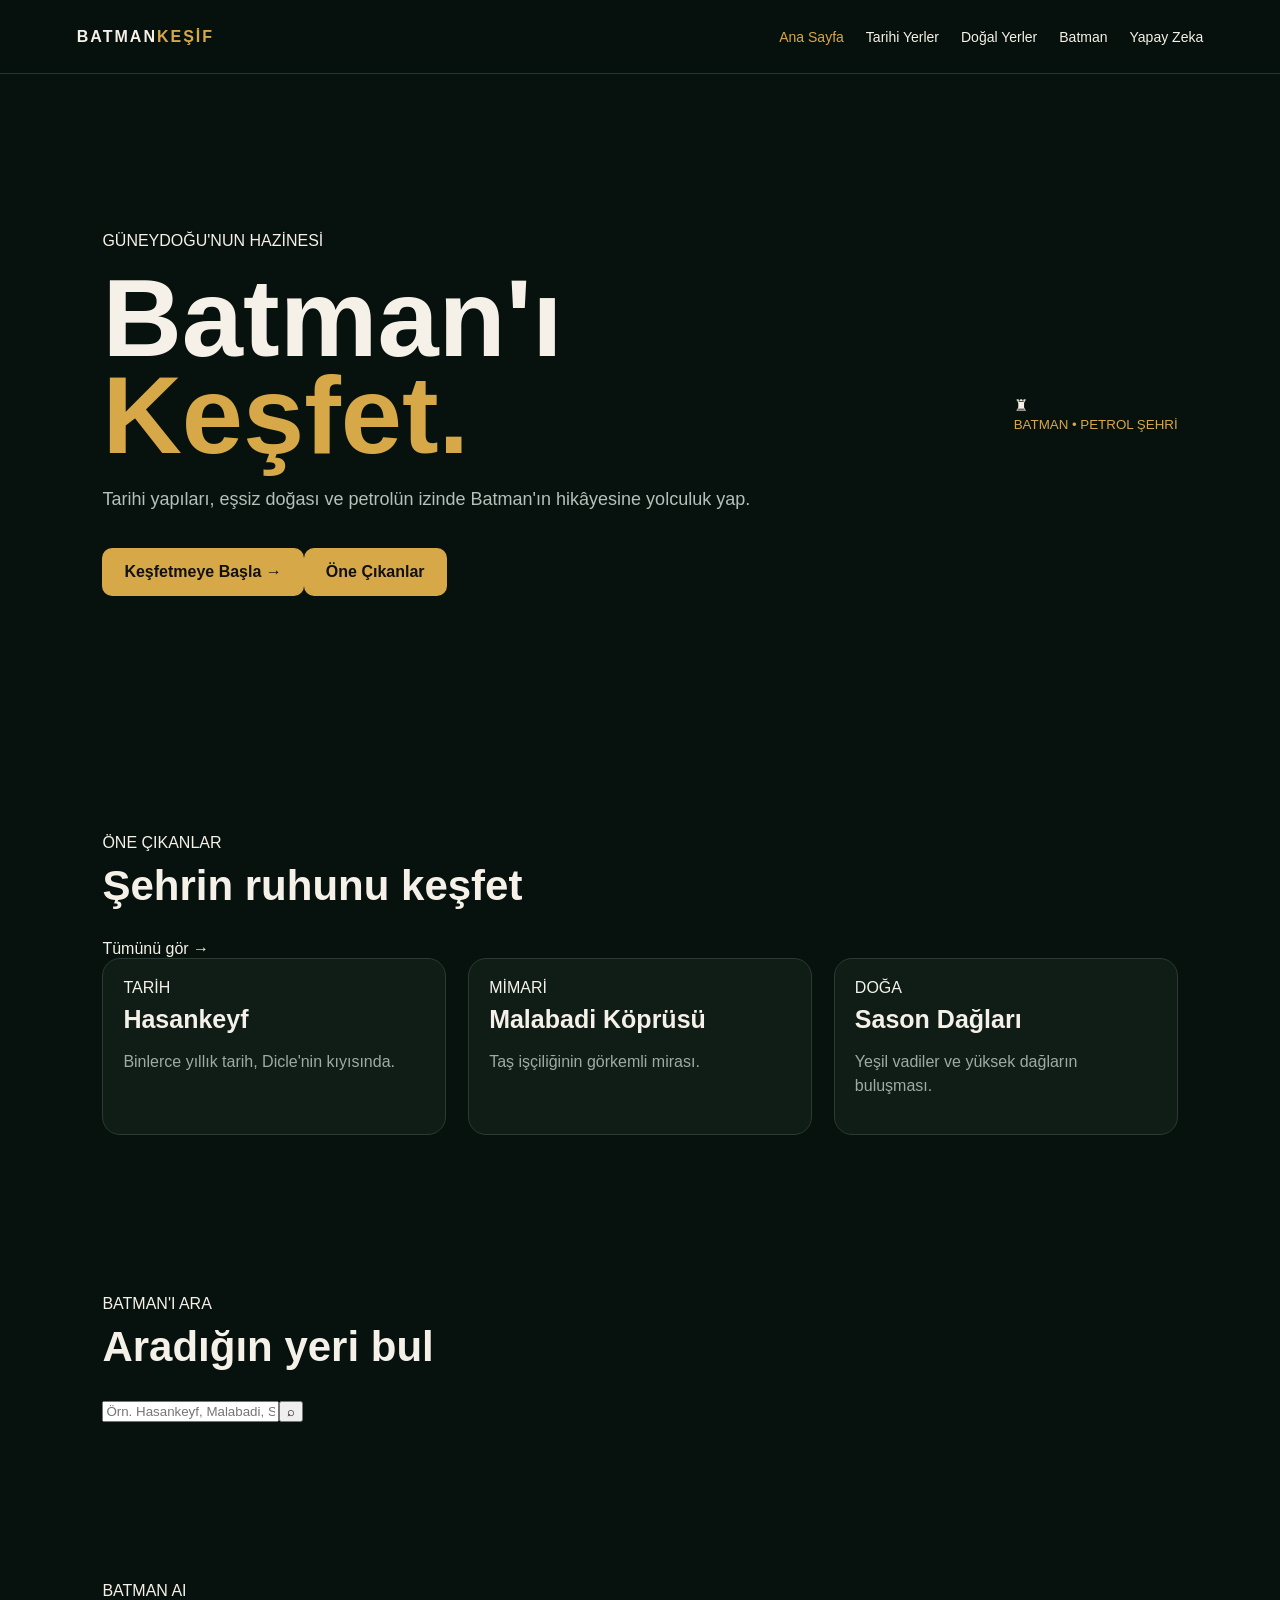
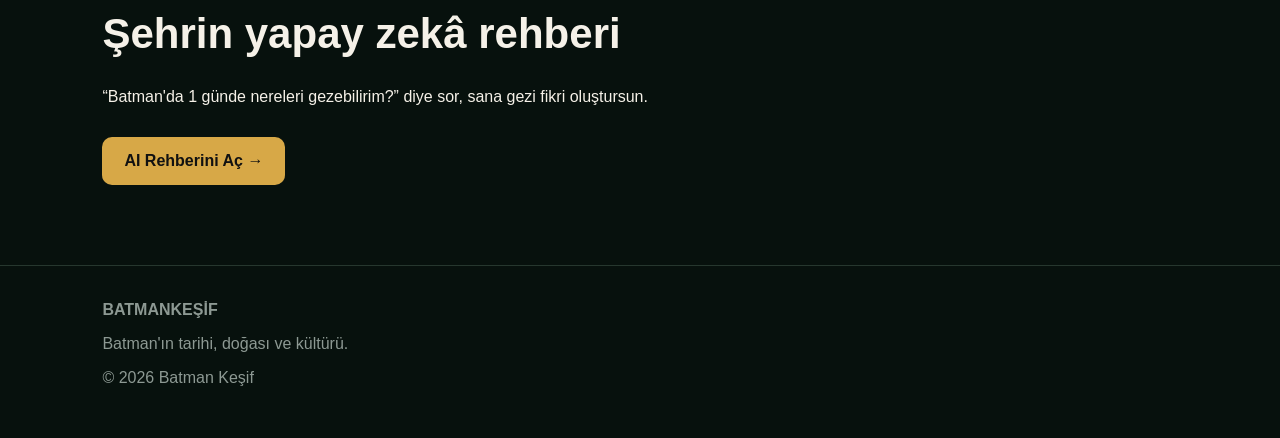
<file: index.html>
<!DOCTYPE html>
<html lang="tr"><head><meta charset="UTF-8"><meta name="viewport" content="width=device-width,initial-scale=1"><meta name="description" content="Batman'ın tarihi ve doğal güzelliklerini keşfet"><title>Batman Keşif | Tarih, Doğa ve Kültür</title><link rel="stylesheet" href="style.css"></head>
<body>
<header class="header"><a class="logo" href="index.html">BATMAN<span>KEŞİF</span></a><nav><a class="active" href="index.html">Ana Sayfa</a><a href="tarihi.html">Tarihi Yerler</a><a href="doga.html">Doğal Yerler</a><a href="hakkinda.html">Batman</a><a href="ai.html">Yapay Zeka</a></nav><button class="menu" onclick="toggleMenu()">☰</button></header>
<main>
<section class="hero"><div class="hero-content"><div class="eyebrow">GÜNEYDOĞU'NUN HAZİNESİ</div><h1>Batman'ı<br><b>Keşfet.</b></h1><p>Tarihi yapıları, eşsiz doğası ve petrolün izinde Batman'ın hikâyesine yolculuk yap.</p><div class="buttons"><a class="btn primary" href="tarihi.html">Keşfetmeye Başla →</a><a class="btn ghost" href="#kesfet">Öne Çıkanlar</a></div></div><div class="oil"><div class="derrick">♜</div><div class="oil-glow"></div><small>BATMAN • PETROL ŞEHRİ</small></div></section>
<section id="kesfet" class="section"><div class="section-head"><div><span class="eyebrow">ÖNE ÇIKANLAR</span><h2>Şehrin ruhunu keşfet</h2></div><a href="tarihi.html">Tümünü gör →</a></div><div class="grid">
<a class="card" href="hasankeyf.html"><div class="pic hasankeyf"></div><div class="card-body"><span>TARİH</span><h3>Hasankeyf</h3><p>Binlerce yıllık tarih, Dicle'nin kıyısında.</p></div></a>
<a class="card" href="malabadi.html"><div class="pic malabadi"></div><div class="card-body"><span>MİMARİ</span><h3>Malabadi Köprüsü</h3><p>Taş işçiliğinin görkemli mirası.</p></div></a>
<a class="card" href="sason.html"><div class="pic sason"></div><div class="card-body"><span>DOĞA</span><h3>Sason Dağları</h3><p>Yeşil vadiler ve yüksek dağların buluşması.</p></div></a></div></section>
<section class="search-section"><span class="eyebrow">BATMAN'I ARA</span><h2>Aradığın yeri bul</h2><div class="searchbox"><input id="search" placeholder="Örn. Hasankeyf, Malabadi, Sason..." oninput="searchPlaces()"><button onclick="searchPlaces()">⌕</button></div><div id="results"></div></section>
<section class="ai-banner"><div><span class="eyebrow">BATMAN AI</span><h2>Şehrin yapay zekâ rehberi</h2><p>“Batman'da 1 günde nereleri gezebilirim?” diye sor, sana gezi fikri oluştursun.</p></div><a class="btn primary" href="ai.html">AI Rehberini Aç →</a></section>
</main><footer><b>BATMAN<span>KEŞİF</span></b><p>Batman'ın tarihi, doğası ve kültürü.</p><p>© 2026 Batman Keşif</p></footer><script src="script.js"></script></body></html>
</file>
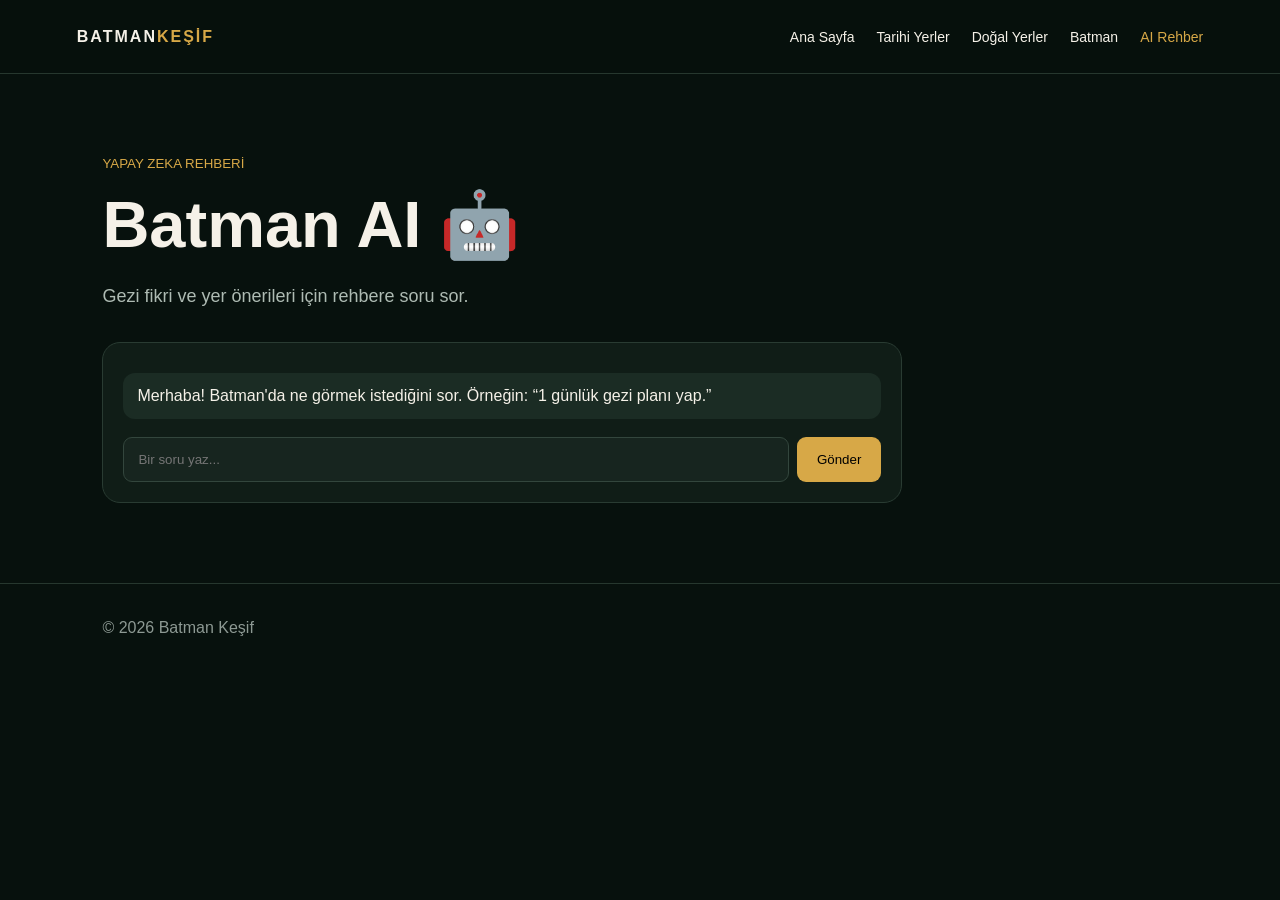
<file: ai.html>
<!doctype html><html lang="tr"><head><meta charset="utf-8"><meta name="viewport" content="width=device-width,initial-scale=1"><title>Batman AI | Batman Keşif</title><link rel="stylesheet" href="style.css"></head><body><header><a class="logo" href="index.html">BATMAN<span>KEŞİF</span></a><nav><a href="index.html">Ana Sayfa</a><a href="tarihi.html">Tarihi Yerler</a><a href="doga.html">Doğal Yerler</a><a href="hakkinda.html">Batman</a><a class="active" href="ai.html">AI Rehber</a></nav></header><main class="page"><small>YAPAY ZEKA REHBERİ</small><h1>Batman AI 🤖</h1><p class="lead">Gezi fikri ve yer önerileri için rehbere soru sor.</p><div class="chat"><div id="chat"><div class="bot">Merhaba! Batman'da ne görmek istediğini sor. Örneğin: “1 günlük gezi planı yap.”</div></div><div class="chat-input"><input id="question" placeholder="Bir soru yaz..." onkeydown="if(event.key==='Enter')askAI()"><button onclick="askAI()">Gönder</button></div></div></main><footer>© 2026 Batman Keşif</footer><script src="script.js"></script></body></html>
</file>
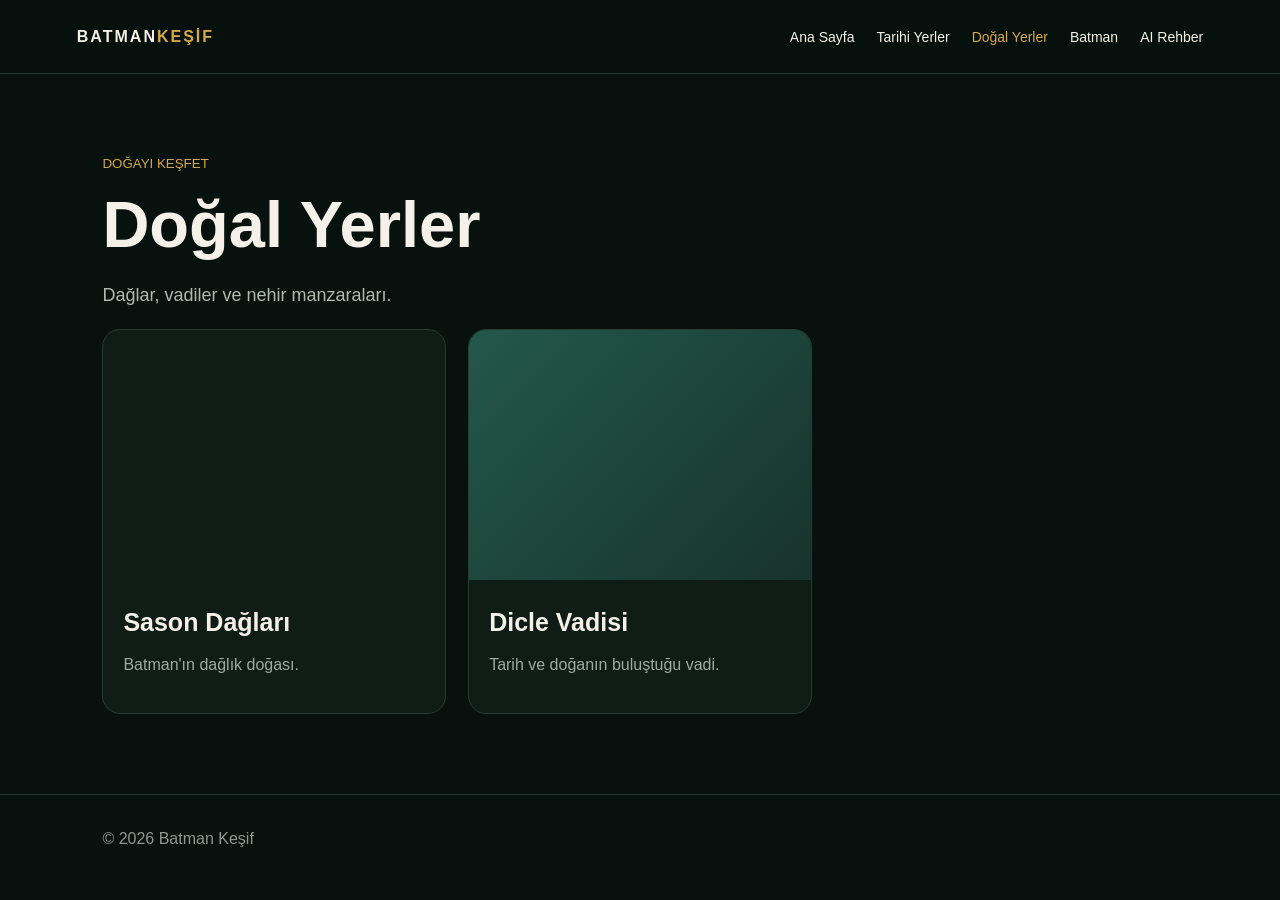
<file: doga.html>
<!doctype html><html lang="tr"><head><meta charset="utf-8"><meta name="viewport" content="width=device-width,initial-scale=1"><title>Doğal Yerler | Batman Keşif</title><link rel="stylesheet" href="style.css"></head><body><header><a class="logo" href="index.html">BATMAN<span>KEŞİF</span></a><nav><a href="index.html">Ana Sayfa</a><a href="tarihi.html">Tarihi Yerler</a><a class="active" href="doga.html">Doğal Yerler</a><a href="hakkinda.html">Batman</a><a href="ai.html">AI Rehber</a></nav></header><main class="page"><small>DOĞAYI KEŞFET</small><h1>Doğal Yerler</h1><p class="lead">Dağlar, vadiler ve nehir manzaraları.</p><div class="grid"><a class="card" href="sason.html"><div class="photo sason"></div><div class="card-body"><h3>Sason Dağları</h3><p>Batman'ın dağlık doğası.</p></div></a><a class="card" href="hasankeyf.html"><div class="photo dicle"></div><div class="card-body"><h3>Dicle Vadisi</h3><p>Tarih ve doğanın buluştuğu vadi.</p></div></a></div></main><footer>© 2026 Batman Keşif</footer></body></html>
</file>
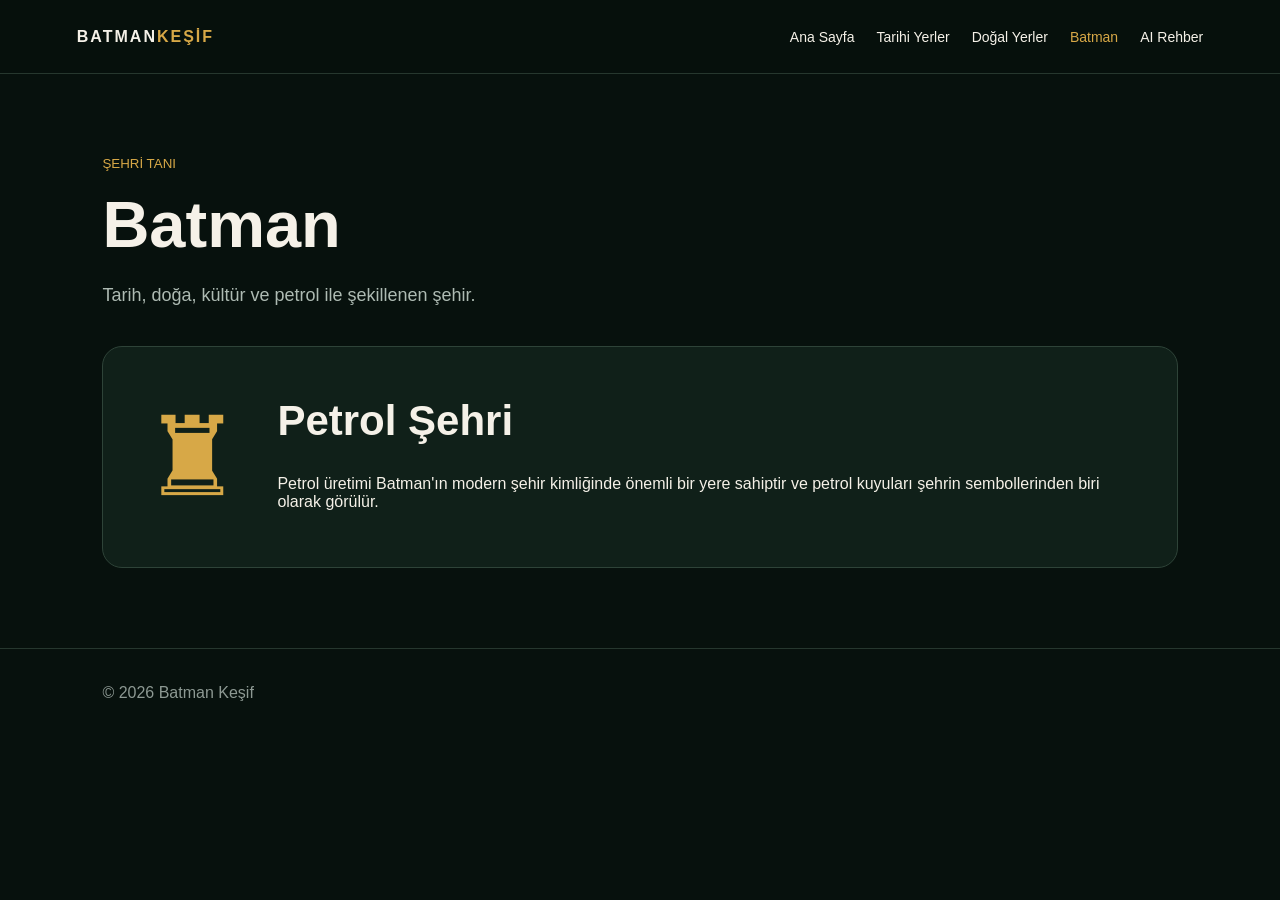
<file: hakkinda.html>
<!doctype html><html lang="tr"><head><meta charset="utf-8"><meta name="viewport" content="width=device-width,initial-scale=1"><title>Batman | Batman Keşif</title><link rel="stylesheet" href="style.css"></head><body><header><a class="logo" href="index.html">BATMAN<span>KEŞİF</span></a><nav><a href="index.html">Ana Sayfa</a><a href="tarihi.html">Tarihi Yerler</a><a href="doga.html">Doğal Yerler</a><a class="active" href="hakkinda.html">Batman</a><a href="ai.html">AI Rehber</a></nav></header><main class="page"><small>ŞEHRİ TANI</small><h1>Batman</h1><p class="lead">Tarih, doğa, kültür ve petrol ile şekillenen şehir.</p><div class="about-box"><div class="big-oil">♜</div><div><h2>Petrol Şehri</h2><p>Petrol üretimi Batman'ın modern şehir kimliğinde önemli bir yere sahiptir ve petrol kuyuları şehrin sembollerinden biri olarak görülür.</p></div></div></main><footer>© 2026 Batman Keşif</footer></body></html>
</file>
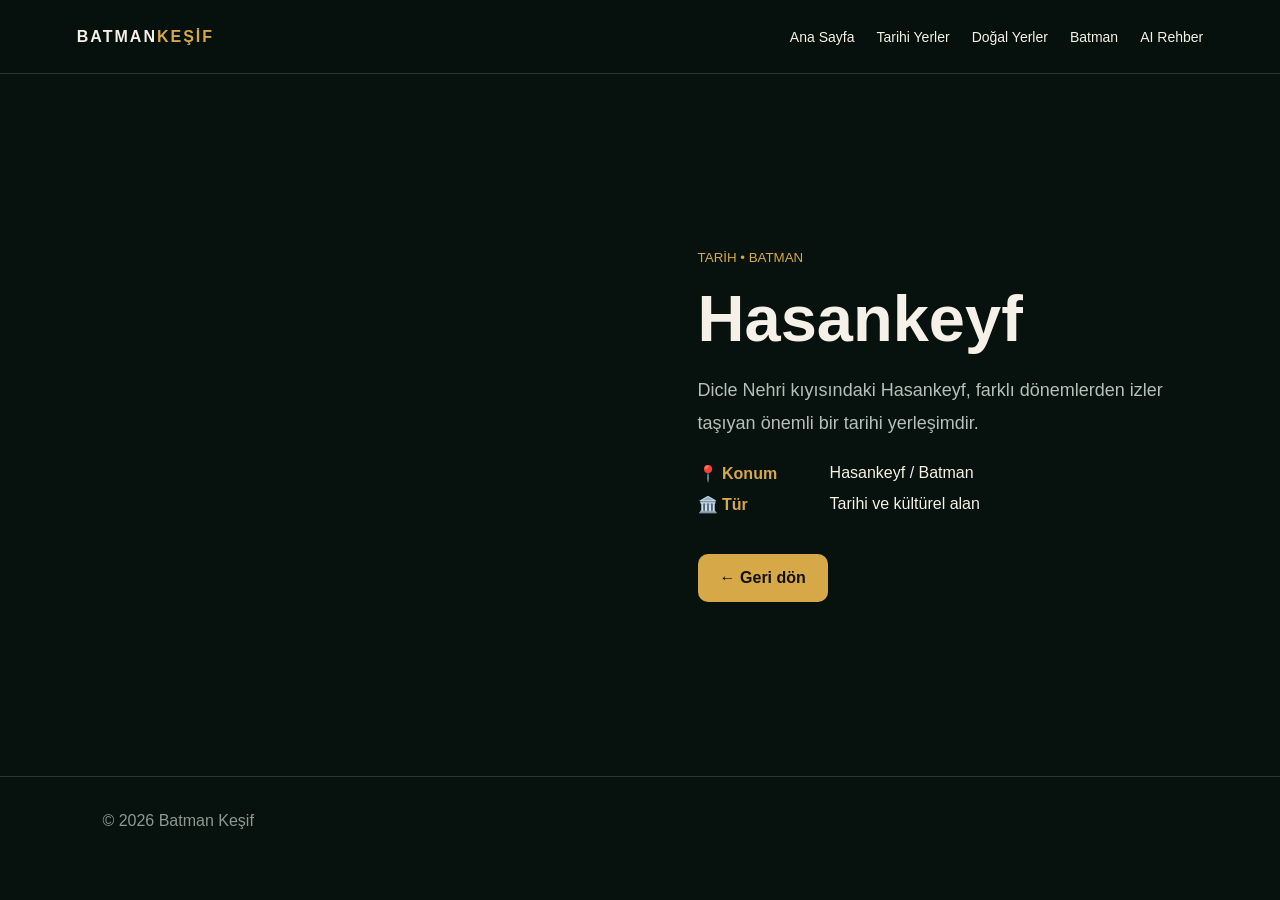
<file: hasankeyf.html>
<!doctype html><html lang="tr"><head><meta charset="utf-8"><meta name="viewport" content="width=device-width,initial-scale=1"><title>Hasankeyf | Batman Keşif</title><link rel="stylesheet" href="style.css"></head><body><header><a class="logo" href="index.html">BATMAN<span>KEŞİF</span></a><nav><a href="index.html">Ana Sayfa</a><a href="tarihi.html">Tarihi Yerler</a><a href="doga.html">Doğal Yerler</a><a href="hakkinda.html">Batman</a><a href="ai.html">AI Rehber</a></nav></header><main class="detail"><div class="detail-img hasan"></div><div class="detail-text"><small>TARİH • BATMAN</small><h1>Hasankeyf</h1><p>Dicle Nehri kıyısındaki Hasankeyf, farklı dönemlerden izler taşıyan önemli bir tarihi yerleşimdir.</p><div class="info"><b>📍 Konum</b><span>Hasankeyf / Batman</span><b>🏛️ Tür</b><span>Tarihi ve kültürel alan</span></div><a class="btn" href="tarihi.html">← Geri dön</a></div></main><footer>© 2026 Batman Keşif</footer></body></html>
</file>
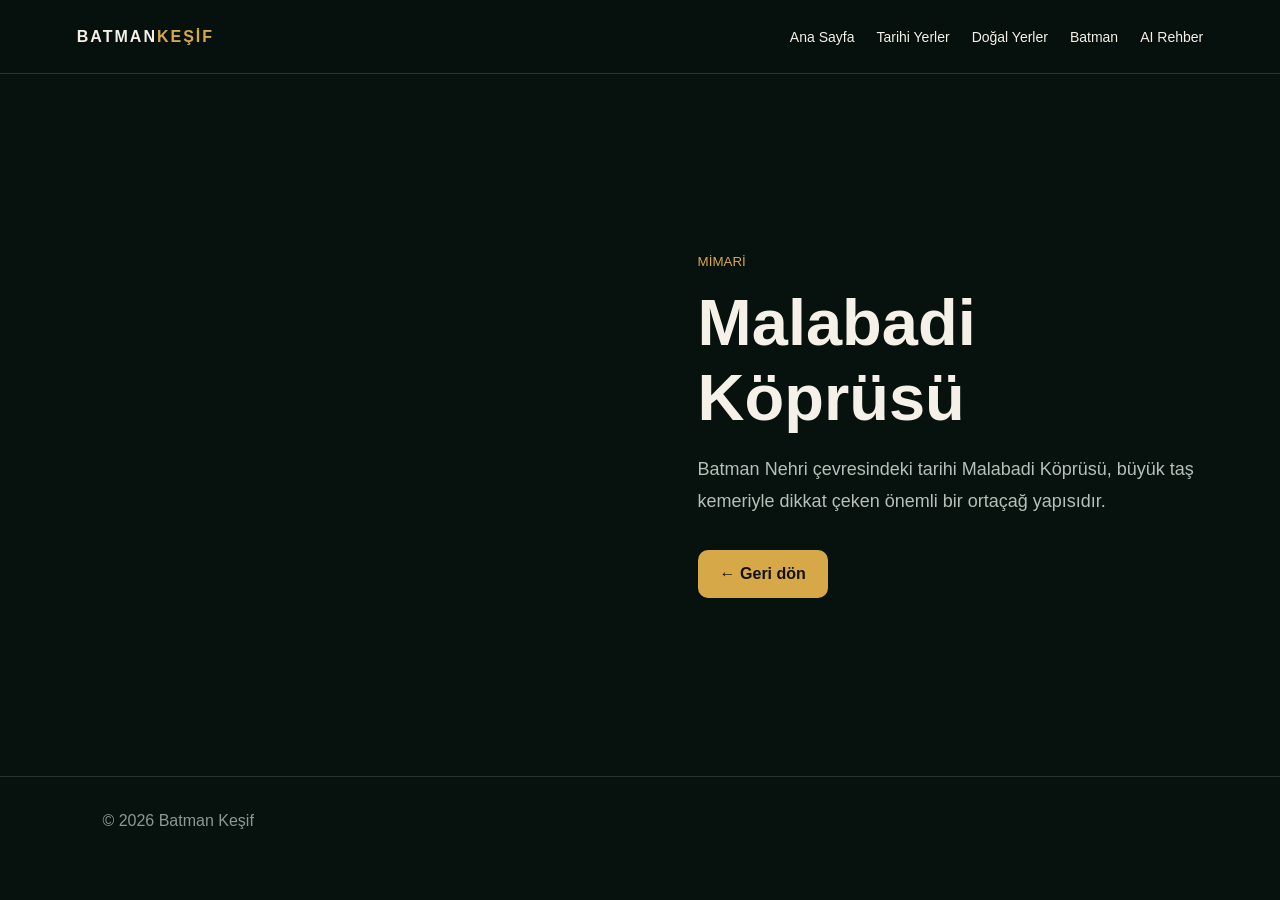
<file: malabadi.html>
<!doctype html><html lang="tr"><head><meta charset="utf-8"><meta name="viewport" content="width=device-width,initial-scale=1"><title>Malabadi | Batman Keşif</title><link rel="stylesheet" href="style.css"></head><body><header><a class="logo" href="index.html">BATMAN<span>KEŞİF</span></a><nav><a href="index.html">Ana Sayfa</a><a href="tarihi.html">Tarihi Yerler</a><a href="doga.html">Doğal Yerler</a><a href="hakkinda.html">Batman</a><a href="ai.html">AI Rehber</a></nav></header><main class="detail"><div class="detail-img mala"></div><div class="detail-text"><small>MİMARİ</small><h1>Malabadi Köprüsü</h1><p>Batman Nehri çevresindeki tarihi Malabadi Köprüsü, büyük taş kemeriyle dikkat çeken önemli bir ortaçağ yapısıdır.</p><a class="btn" href="tarihi.html">← Geri dön</a></div></main><footer>© 2026 Batman Keşif</footer></body></html>
</file>
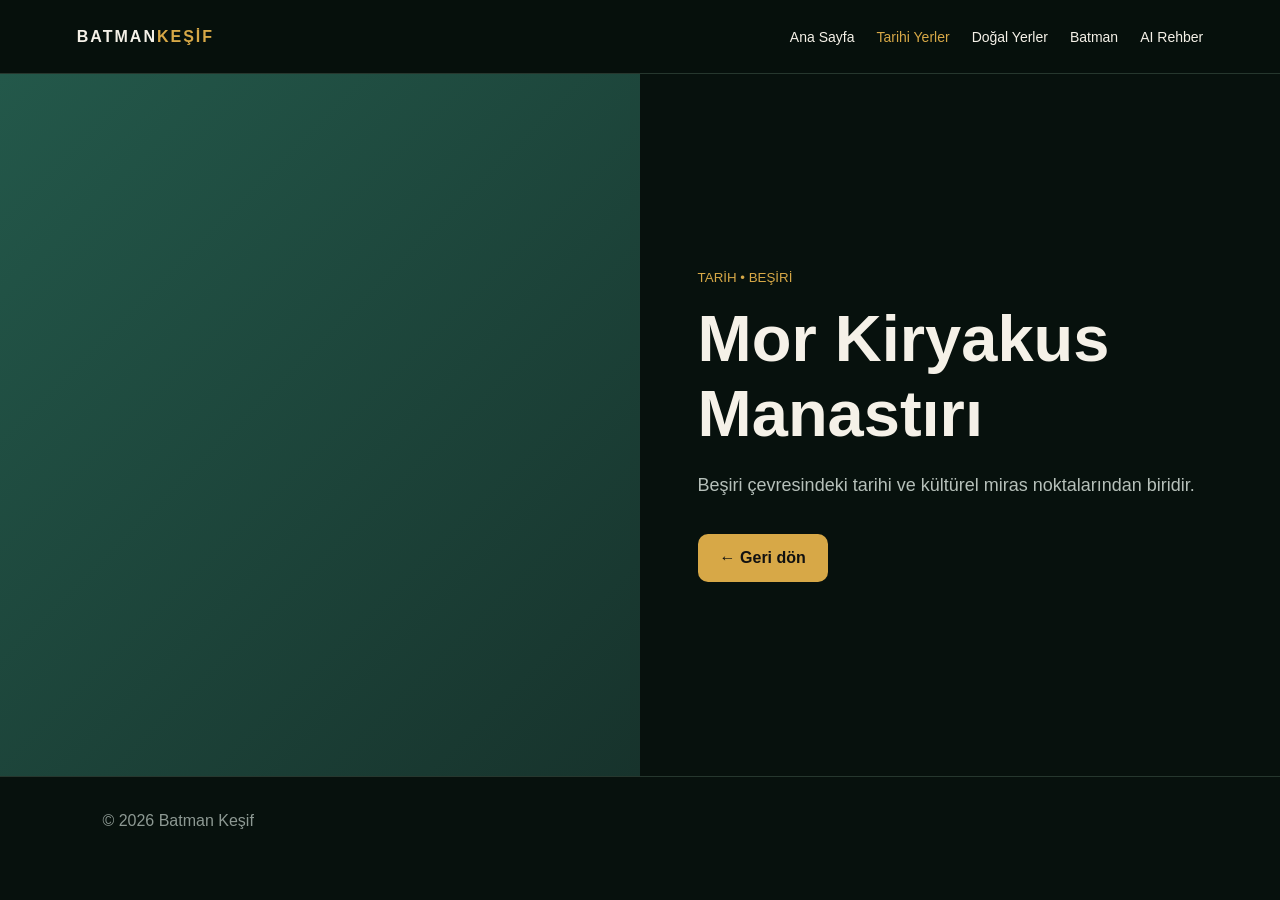
<file: mor-kiryakus.html>
<!doctype html><html lang="tr"><head><meta charset="utf-8"><meta name="viewport" content="width=device-width,initial-scale=1"><title>Mor Kiryakus | Batman Keşif</title><link rel="stylesheet" href="style.css"></head><body><header><a class="logo" href="index.html">BATMAN<span>KEŞİF</span></a><nav><a href="index.html">Ana Sayfa</a><a class="active" href="tarihi.html">Tarihi Yerler</a><a href="doga.html">Doğal Yerler</a><a href="hakkinda.html">Batman</a><a href="ai.html">AI Rehber</a></nav></header><main class="detail"><div class="detail-img dicle"></div><div class="detail-text"><small>TARİH • BEŞİRİ</small><h1>Mor Kiryakus Manastırı</h1><p>Beşiri çevresindeki tarihi ve kültürel miras noktalarından biridir.</p><a class="btn" href="tarihi.html">← Geri dön</a></div></main><footer>© 2026 Batman Keşif</footer></body></html>
</file>
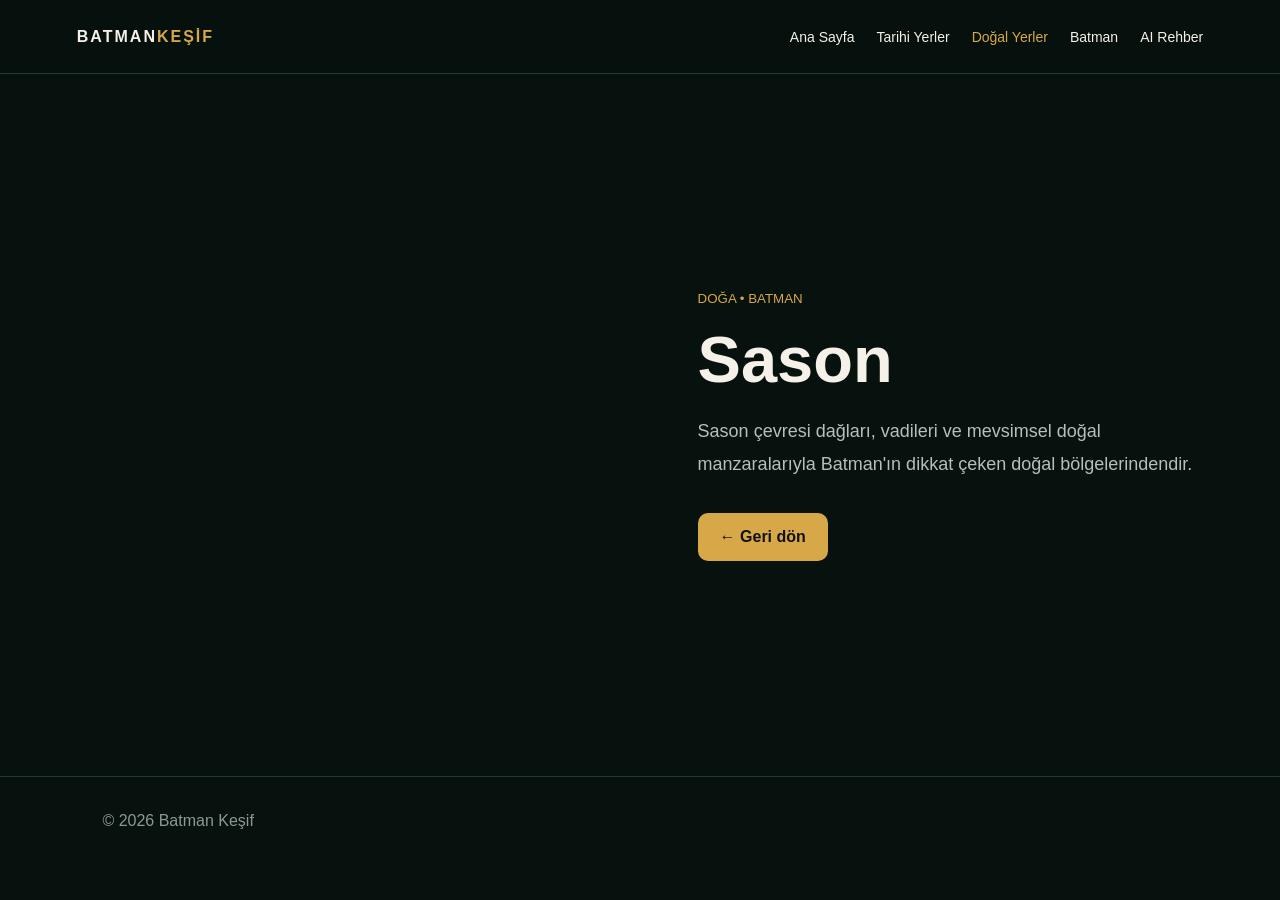
<file: sason.html>
<!doctype html><html lang="tr"><head><meta charset="utf-8"><meta name="viewport" content="width=device-width,initial-scale=1"><title>Sason | Batman Keşif</title><link rel="stylesheet" href="style.css"></head><body><header><a class="logo" href="index.html">BATMAN<span>KEŞİF</span></a><nav><a href="index.html">Ana Sayfa</a><a href="tarihi.html">Tarihi Yerler</a><a class="active" href="doga.html">Doğal Yerler</a><a href="hakkinda.html">Batman</a><a href="ai.html">AI Rehber</a></nav></header><main class="detail"><div class="detail-img sason"></div><div class="detail-text"><small>DOĞA • BATMAN</small><h1>Sason</h1><p>Sason çevresi dağları, vadileri ve mevsimsel doğal manzaralarıyla Batman'ın dikkat çeken doğal bölgelerindendir.</p><a class="btn" href="doga.html">← Geri dön</a></div></main><footer>© 2026 Batman Keşif</footer></body></html>
</file>
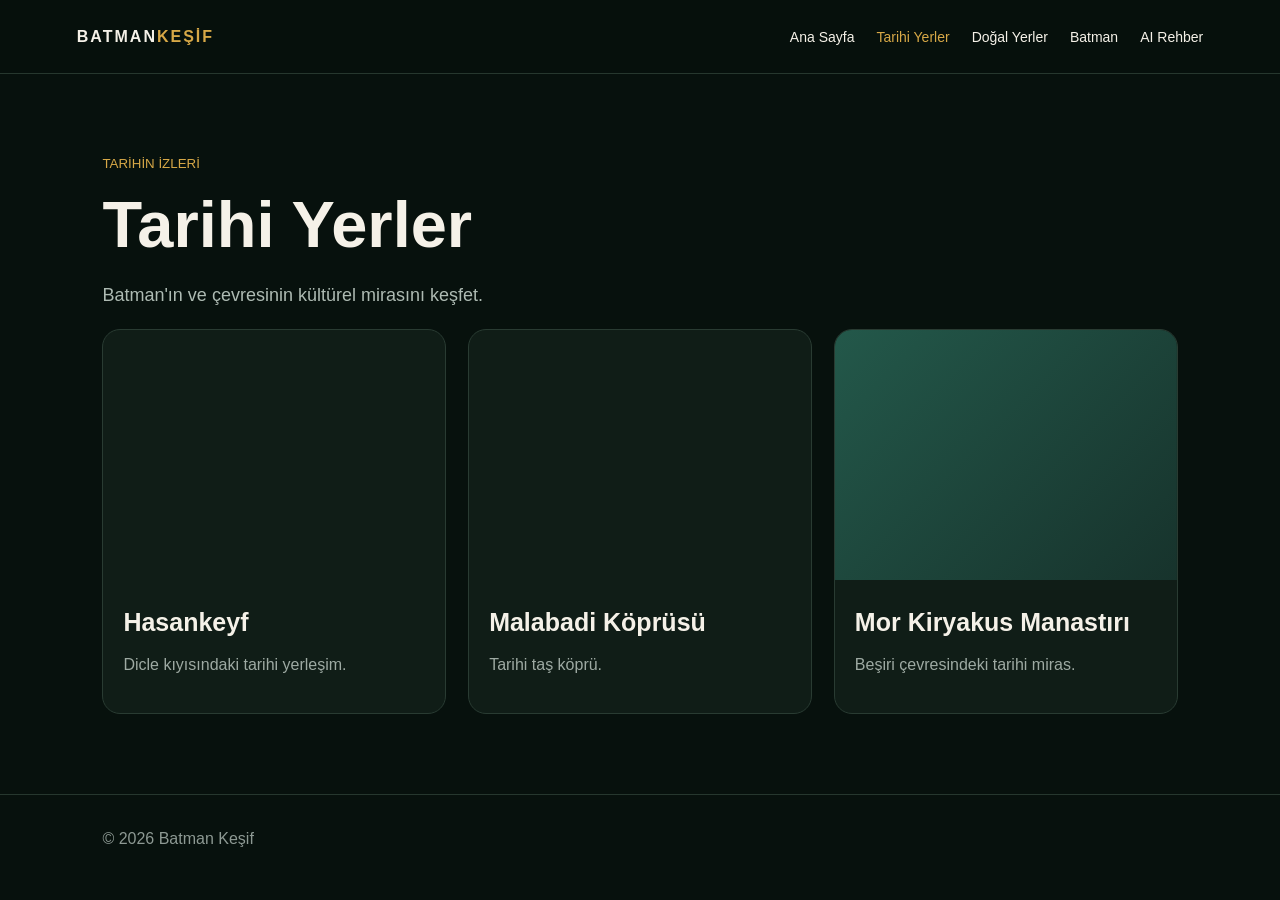
<file: tarihi.html>
<!doctype html><html lang="tr"><head><meta charset="utf-8"><meta name="viewport" content="width=device-width,initial-scale=1"><title>Tarihi Yerler | Batman Keşif</title><link rel="stylesheet" href="style.css"></head><body><header><a class="logo" href="index.html">BATMAN<span>KEŞİF</span></a><nav><a href="index.html">Ana Sayfa</a><a class="active" href="tarihi.html">Tarihi Yerler</a><a href="doga.html">Doğal Yerler</a><a href="hakkinda.html">Batman</a><a href="ai.html">AI Rehber</a></nav></header><main class="page"><small>TARİHİN İZLERİ</small><h1>Tarihi Yerler</h1><p class="lead">Batman'ın ve çevresinin kültürel mirasını keşfet.</p><div class="grid"><a class="card" href="hasankeyf.html"><div class="photo hasan"></div><div class="card-body"><h3>Hasankeyf</h3><p>Dicle kıyısındaki tarihi yerleşim.</p></div></a><a class="card" href="malabadi.html"><div class="photo mala"></div><div class="card-body"><h3>Malabadi Köprüsü</h3><p>Tarihi taş köprü.</p></div></a><a class="card" href="mor-kiryakus.html"><div class="photo dicle"></div><div class="card-body"><h3>Mor Kiryakus Manastırı</h3><p>Beşiri çevresindeki tarihi miras.</p></div></a></div></main><footer>© 2026 Batman Keşif</footer></body></html>
</file>
<file: style.css>
*{box-sizing:border-box}html{scroll-behavior:smooth}body{margin:0;background:#07110d;color:#f5f1e8;font-family:Arial,sans-serif}a{text-decoration:none;color:inherit}header{height:74px;padding:0 6%;display:flex;align-items:center;justify-content:space-between;position:sticky;top:0;background:#07110df5;backdrop-filter:blur(12px);z-index:10;border-bottom:1px solid #26372e}.logo{font-weight:900;letter-spacing:2px}.logo span,small{color:#d7a847}nav{display:flex;gap:22px;font-size:14px}nav a:hover,nav .active{color:#d7a847}.menu{display:none;background:none;border:0;color:white;font-size:25px}.hero{min-height:680px;padding:80px 8%;display:flex;align-items:center;justify-content:space-between;background:linear-gradient(90deg,#07110d 20%,transparent),url('https://cdn2.enuygun.com/media/lib/825x620/uploads/image/hasankeyf-oren-yeri-41462.webp') center/cover}.hero>div:first-child{max-width:650px}.hero h1{font-size:clamp(60px,9vw,110px);line-height:.88;margin:20px 0}.hero h1 b{color:#d7a847}.hero p{font-size:18px;line-height:1.7;color:#b6c0ba}.btn{display:inline-block;background:#d7a847;color:#111;padding:15px 22px;border-radius:10px;font-weight:800;margin-top:15px}.petrol{font-size:170px;color:#d7a847;text-align:center;filter:drop-shadow(0 0 25px #a87518)}.petrol small{display:block;font-size:11px;letter-spacing:4px}section,.page{padding:80px 8%}h1{font-size:65px;margin:15px 0}h2{font-size:42px;margin:10px 0 30px}.lead{font-size:18px;color:#aebbb3;line-height:1.7;max-width:700px}.grid{display:grid;grid-template-columns:repeat(3,1fr);gap:22px}.card{background:#101d17;border:1px solid #293b32;border-radius:18px;overflow:hidden;transition:.25s}.card:hover{transform:translateY(-6px);border-color:#d7a847}.photo{height:250px;background-size:cover;background-position:center}.hasan{background-image:url('https://cdn2.enuygun.com/media/lib/825x620/uploads/image/hasankeyf-oren-yeri-41462.webp')}.mala{background-image:url('https://www.airial.travel/_next/image?q=75&url=https%3A%2F%2Fcoinventmediastorage.blob.core.windows.net%2Fmedia-storage-container%2Fgphoto_ChIJgX7HbC1Vc0ARAkdm25ZF1yI_0.jpg&w=3840')}.sason{background-image:url('https://www.batmangazetesi.com.tr/files/uploads/news/default/sason-da-doga-renk-soleni-sunuyor-778383.webp')}.dicle{background-image:linear-gradient(135deg,#23584a,#17332c)}.card-body{padding:20px}.card h3{font-size:25px;margin:8px 0}.card p{color:#9eaaa3;line-height:1.5}.search{text-align:center;background:#0d1a14}.search input{width:min(700px,100%);padding:18px;border-radius:12px;border:1px solid #385044;background:#15251e;color:white;font-size:16px}.result{max-width:700px;margin:10px auto;padding:15px;background:#17271f;border-radius:10px;text-align:left;display:block}.detail{min-height:78vh;display:grid;grid-template-columns:1fr 1fr}.detail-img{min-height:650px;background-size:cover;background-position:center}.detail-text{padding:70px 9%;align-self:center}.detail-text h1{font-size:65px}.detail-text p{font-size:18px;line-height:1.8;color:#b6c0ba}.info{display:grid;grid-template-columns:120px 1fr;gap:12px;margin:25px 0}.info b{color:#d7a847}.chat{max-width:800px;background:#101d17;border:1px solid #293b32;border-radius:18px;padding:20px;margin-top:30px}.bot,.user{padding:14px;border-radius:12px;margin:10px 0}.bot{background:#1b2c24}.user{background:#d7a847;color:#111;margin-left:20%}.chat-input{display:flex;gap:8px;margin-top:18px}.chat-input input{flex:1;padding:14px;background:#17251f;border:1px solid #33463d;color:white;border-radius:9px}.chat-input button{background:#d7a847;border:0;border-radius:9px;padding:0 20px}.about-box{display:flex;gap:35px;align-items:center;padding:40px;background:#102019;border:1px solid #2e4338;border-radius:20px;margin-top:35px}.big-oil{font-size:110px;color:#d7a847}footer{padding:35px 8%;border-top:1px solid #26372e;color:#8d9993}@media(max-width:800px){nav{display:none}.menu{display:block}.hero{display:block;padding-top:65px}.petrol{font-size:120px;margin-top:35px}.grid{grid-template-columns:1fr}.detail{grid-template-columns:1fr}.detail-img{min-height:330px}.detail-text{padding:50px 7%}.detail-text h1{font-size:48px}.about-box{display:block}}
</file>
